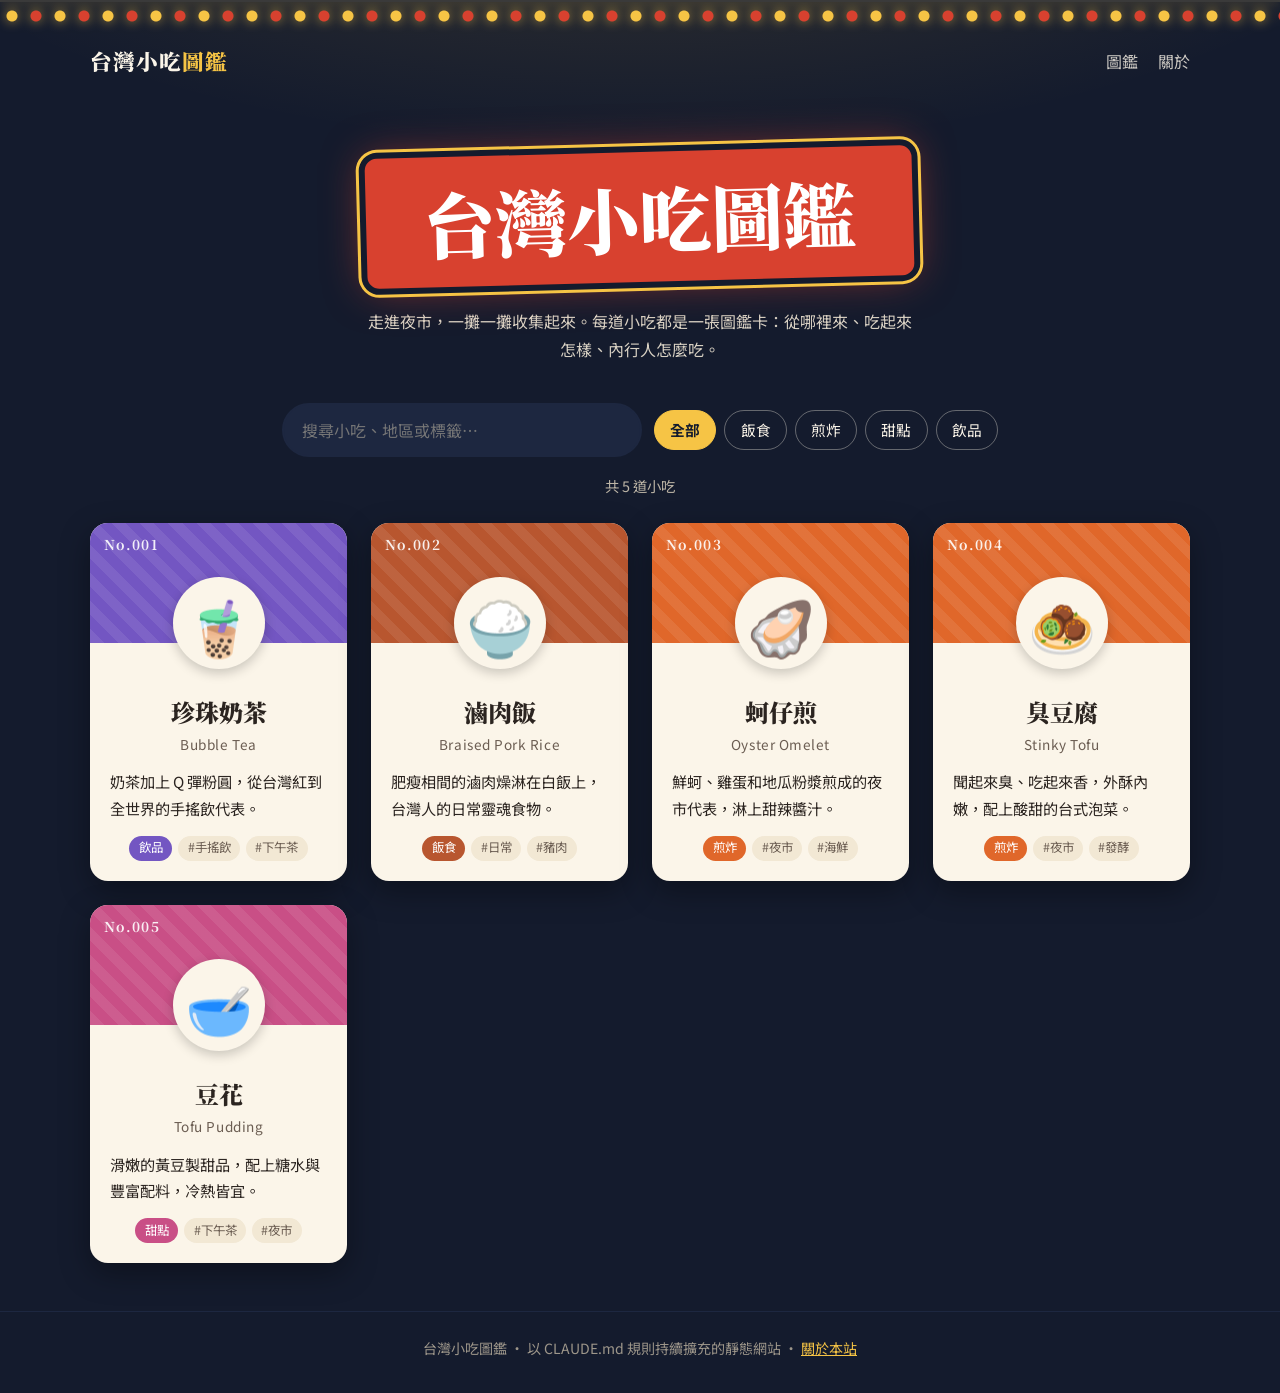
<file: index.html>
<!DOCTYPE html>
<html lang="zh-Hant-TW">
<head>
  <meta charset="UTF-8">
  <meta name="viewport" content="width=device-width, initial-scale=1">
  <title>台灣小吃圖鑑</title>
  <meta name="description" content="用圖鑑的方式認識台灣小吃：起源、口感、吃法與小知識。">
  <link rel="preconnect" href="https://fonts.googleapis.com">
  <link rel="preconnect" href="https://fonts.gstatic.com" crossorigin>
  <link href="https://fonts.googleapis.com/css2?family=Noto+Sans+TC:wght@400;700&family=Noto+Serif+TC:wght@700;900&display=swap" rel="stylesheet">
  <link rel="stylesheet" href="assets/style.css">
</head>
<body>
  <div class="lights" aria-hidden="true"></div>

  <header class="wrap site-nav">
    <a class="brand" href="index.html">台灣小吃<span>圖鑑</span></a>
    <nav>
      <ul>
        <li><a href="index.html">圖鑑</a></li>
        <li><a href="about.html">關於</a></li>
      </ul>
    </nav>
  </header>

  <main class="wrap">
    <div class="masthead">
      <h1 class="sign">台灣小吃圖鑑</h1>
      <p>走進夜市，一攤一攤收集起來。每道小吃都是一張圖鑑卡：從哪裡來、吃起來怎樣、內行人怎麼吃。</p>
    </div>

    <div class="toolbar">
      <input id="search" class="search" type="search" placeholder="搜尋小吃、地區或標籤…" aria-label="搜尋小吃">
      <div id="chips" class="chips" role="group" aria-label="分類篩選"></div>
    </div>
    <p id="count" class="count" aria-live="polite"></p>

    <div id="grid" class="grid"></div>
  </main>

  <footer class="site-footer">
    <div class="wrap">台灣小吃圖鑑 · 以 CLAUDE.md 規則持續擴充的靜態網站 · <a href="about.html">關於本站</a></div>
  </footer>

  <script src="assets/main.js"></script>
</body>
</html>
</file>
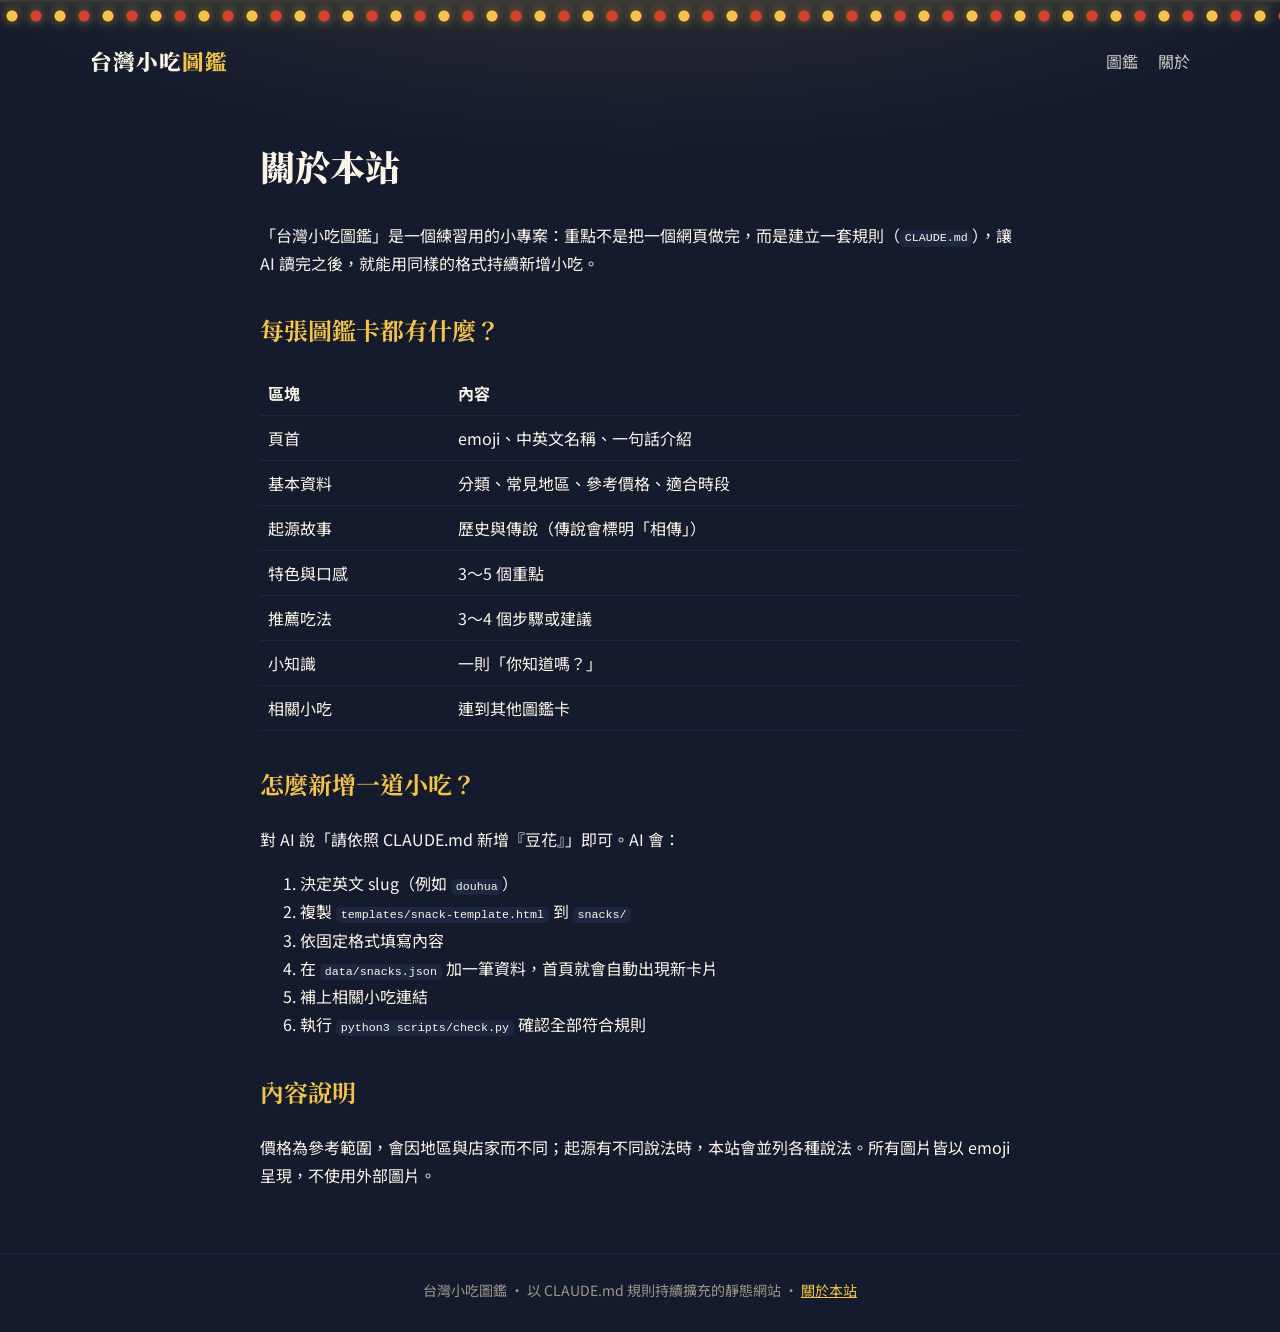
<file: about.html>
<!DOCTYPE html>
<html lang="zh-Hant-TW">
<head>
  <meta charset="UTF-8">
  <meta name="viewport" content="width=device-width, initial-scale=1">
  <title>關於本站｜台灣小吃圖鑑</title>
  <link rel="preconnect" href="https://fonts.googleapis.com">
  <link rel="preconnect" href="https://fonts.gstatic.com" crossorigin>
  <link href="https://fonts.googleapis.com/css2?family=Noto+Sans+TC:wght@400;700&family=Noto+Serif+TC:wght@700;900&display=swap" rel="stylesheet">
  <link rel="stylesheet" href="assets/style.css">
</head>
<body>
  <div class="lights" aria-hidden="true"></div>

  <header class="wrap site-nav">
    <a class="brand" href="index.html">台灣小吃<span>圖鑑</span></a>
    <nav>
      <ul>
        <li><a href="index.html">圖鑑</a></li>
        <li><a href="about.html">關於</a></li>
      </ul>
    </nav>
  </header>

  <main class="wrap prose">
    <h1>關於本站</h1>
    <p>「台灣小吃圖鑑」是一個練習用的小專案：重點不是把一個網頁做完，而是建立一套規則（<code>CLAUDE.md</code>），讓 AI 讀完之後，就能用同樣的格式持續新增小吃。</p>

    <h2>每張圖鑑卡都有什麼？</h2>
    <table>
      <thead><tr><th>區塊</th><th>內容</th></tr></thead>
      <tbody>
        <tr><td>頁首</td><td>emoji、中英文名稱、一句話介紹</td></tr>
        <tr><td>基本資料</td><td>分類、常見地區、參考價格、適合時段</td></tr>
        <tr><td>起源故事</td><td>歷史與傳說（傳說會標明「相傳」）</td></tr>
        <tr><td>特色與口感</td><td>3～5 個重點</td></tr>
        <tr><td>推薦吃法</td><td>3～4 個步驟或建議</td></tr>
        <tr><td>小知識</td><td>一則「你知道嗎？」</td></tr>
        <tr><td>相關小吃</td><td>連到其他圖鑑卡</td></tr>
      </tbody>
    </table>

    <h2>怎麼新增一道小吃？</h2>
    <p>對 AI 說「請依照 CLAUDE.md 新增『豆花』」即可。AI 會：</p>
    <ol>
      <li>決定英文 slug（例如 <code>douhua</code>）</li>
      <li>複製 <code>templates/snack-template.html</code> 到 <code>snacks/</code></li>
      <li>依固定格式填寫內容</li>
      <li>在 <code>data/snacks.json</code> 加一筆資料，首頁就會自動出現新卡片</li>
      <li>補上相關小吃連結</li>
      <li>執行 <code>python3 scripts/check.py</code> 確認全部符合規則</li>
    </ol>

    <h2>內容說明</h2>
    <p>價格為參考範圍，會因地區與店家而不同；起源有不同說法時，本站會並列各種說法。所有圖片皆以 emoji 呈現，不使用外部圖片。</p>
  </main>

  <footer class="site-footer">
    <div class="wrap">台灣小吃圖鑑 · 以 CLAUDE.md 規則持續擴充的靜態網站 · <a href="about.html">關於本站</a></div>
  </footer>
</body>
</html>
</file>
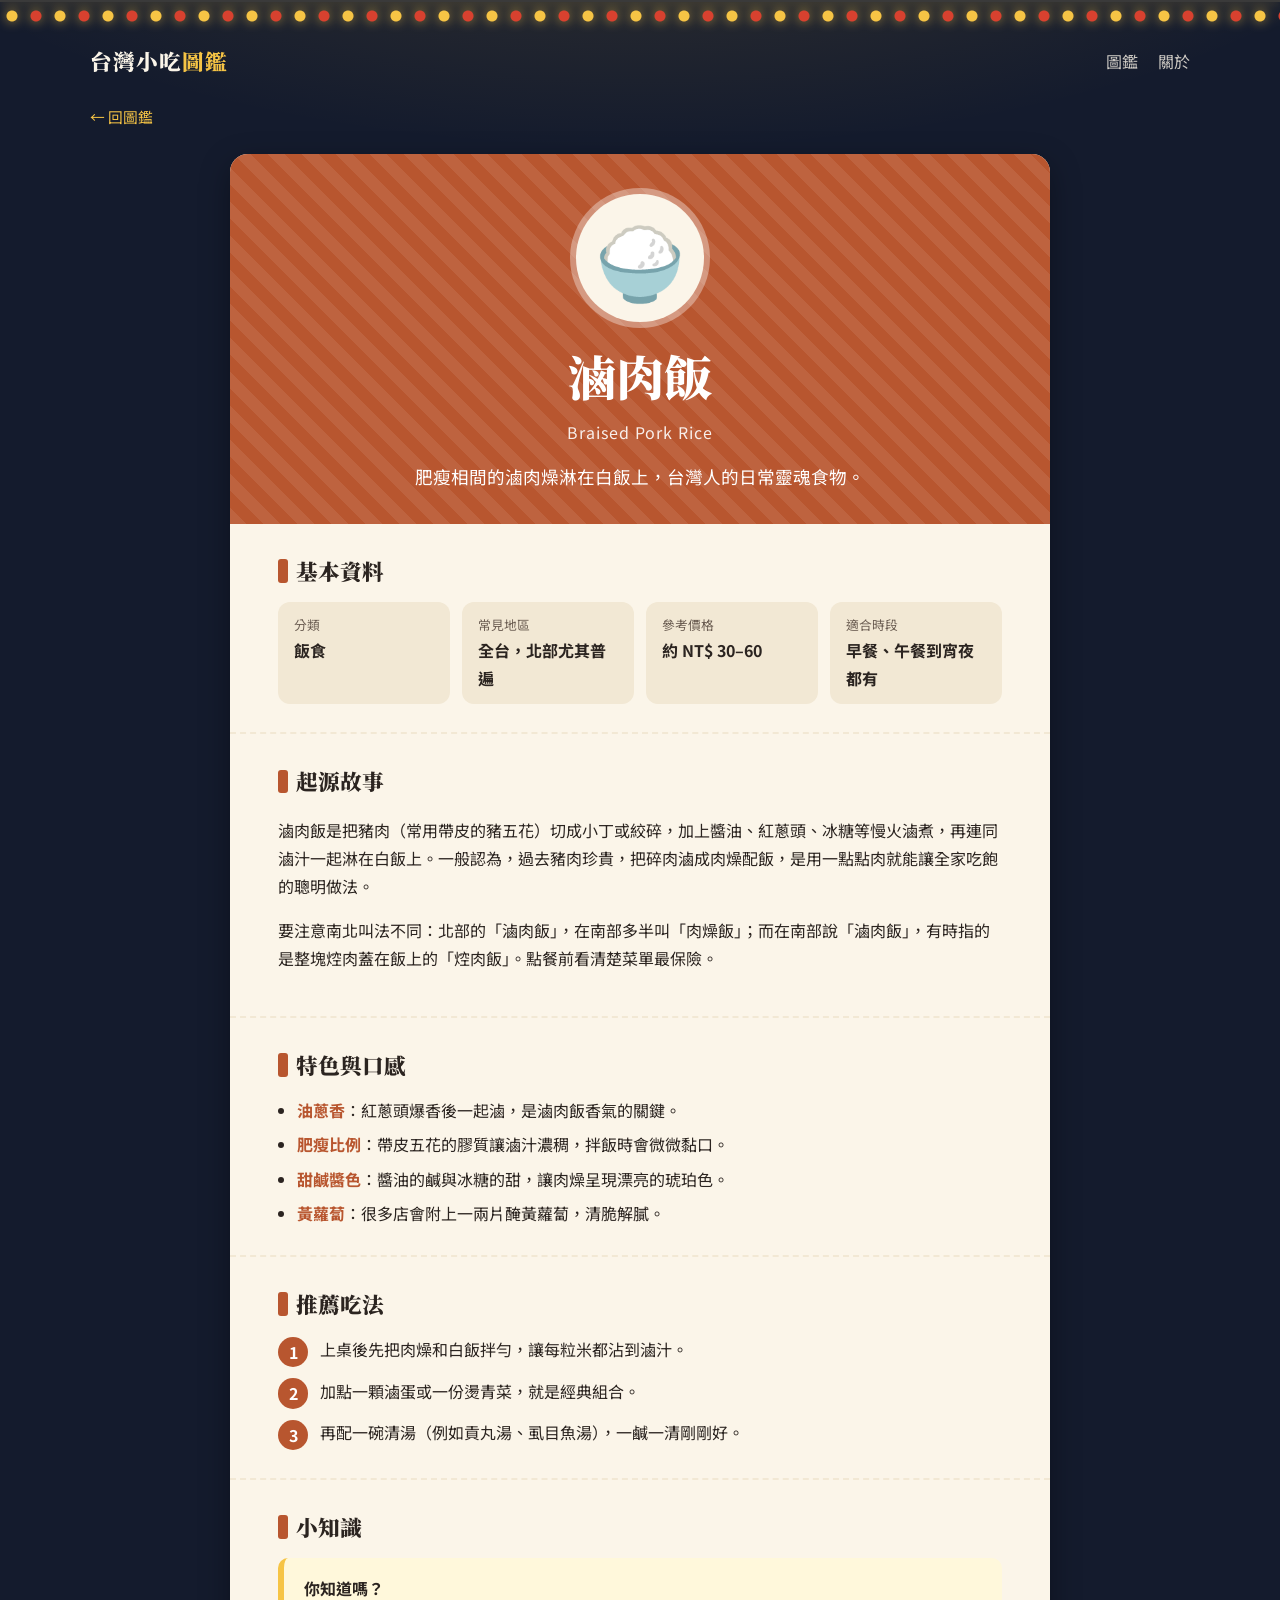
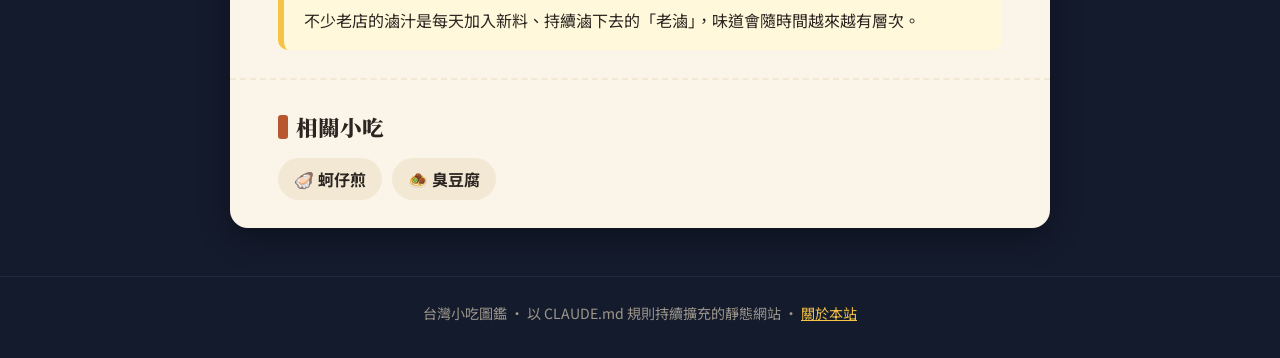
<file: assets/braised-pork-rice.html>
<!DOCTYPE html>
<html lang="zh-Hant-TW">
<head>
  <meta charset="UTF-8">
  <meta name="viewport" content="width=device-width, initial-scale=1">
  <!-- 格式：中文名｜台灣小吃圖鑑 -->
  <title>滷肉飯｜台灣小吃圖鑑</title>
  <meta name="description" content="肥瘦相間的滷肉燥淋在白飯上，台灣人的日常靈魂食物。">
  <link rel="preconnect" href="https://fonts.googleapis.com">
  <link rel="preconnect" href="https://fonts.gstatic.com" crossorigin>
  <link href="https://fonts.googleapis.com/css2?family=Noto+Sans+TC:wght@400;700&family=Noto+Serif+TC:wght@700;900&display=swap" rel="stylesheet">
  <link rel="stylesheet" href="../assets/style.css">
</head>
<!-- data-category 必須與 data/snacks.json 的 category 相同：rice / noodle / fried / soup / sweet / drink -->
<body data-category="rice">
  <div class="lights" aria-hidden="true"></div>

  <header class="wrap site-nav">
    <a class="brand" href="../index.html">台灣小吃<span>圖鑑</span></a>
    <nav>
      <ul>
        <li><a href="../index.html">圖鑑</a></li>
        <li><a href="../about.html">關於</a></li>
      </ul>
    </nav>
  </header>

  <main class="wrap snack-page">
    <p class="crumb"><a href="../index.html">← 回圖鑑</a></p>

    <article class="sheet">
      <!-- 1. 頁首：emoji、中文名、英文名、一句話介紹（30 字以內） -->
      <header id="hero">
        <div class="hero-emoji" aria-hidden="true">🍚</div>
        <h1>滷肉飯</h1>
        <p class="en">Braised Pork Rice</p>
        <p class="tagline">肥瘦相間的滷肉燥淋在白飯上，台灣人的日常靈魂食物。</p>
      </header>

      <!-- 2. 基本資料：固定四格 -->
      <section id="info">
        <h2>基本資料</h2>
        <dl>
          <div><dt>分類</dt><dd>飯食</dd></div>
          <div><dt>常見地區</dt><dd>全台，北部尤其普遍</dd></div>
          <div><dt>參考價格</dt><dd>約 NT$ 30–60</dd></div>
          <div><dt>適合時段</dt><dd>早餐、午餐到宵夜都有</dd></div>
        </dl>
      </section>

      <!-- 3. 起源故事：2～3 段，傳說要標明「相傳」 -->
      <section id="origin">
        <h2>起源故事</h2>
        <p>滷肉飯是把豬肉（常用帶皮的豬五花）切成小丁或絞碎，加上醬油、紅蔥頭、冰糖等慢火滷煮，再連同滷汁一起淋在白飯上。一般認為，過去豬肉珍貴，把碎肉滷成肉燥配飯，是用一點點肉就能讓全家吃飽的聰明做法。</p>
        <p>要注意南北叫法不同：北部的「滷肉飯」，在南部多半叫「肉燥飯」；而在南部說「滷肉飯」，有時指的是整塊焢肉蓋在飯上的「焢肉飯」。點餐前看清楚菜單最保險。</p>
      </section>

      <!-- 4. 特色與口感：3～5 條，每條以粗體關鍵字開頭 -->
      <section id="taste">
        <h2>特色與口感</h2>
        <ul>
          <li><strong>油蔥香</strong>：紅蔥頭爆香後一起滷，是滷肉飯香氣的關鍵。</li>
          <li><strong>肥瘦比例</strong>：帶皮五花的膠質讓滷汁濃稠，拌飯時會微微黏口。</li>
          <li><strong>甜鹹醬色</strong>：醬油的鹹與冰糖的甜，讓肉燥呈現漂亮的琥珀色。</li>
          <li><strong>黃蘿蔔</strong>：很多店會附上一兩片醃黃蘿蔔，清脆解膩。</li>
        </ul>
      </section>

      <!-- 5. 推薦吃法：3～4 個步驟或建議 -->
      <section id="howto">
        <h2>推薦吃法</h2>
        <ol>
          <li>上桌後先把肉燥和白飯拌勻，讓每粒米都沾到滷汁。</li>
          <li>加點一顆滷蛋或一份燙青菜，就是經典組合。</li>
          <li>再配一碗清湯（例如貢丸湯、虱目魚湯），一鹹一清剛剛好。</li>
        </ol>
      </section>

      <!-- 6. 小知識：一則 -->
      <section id="trivia">
        <h2>小知識</h2>
        <p class="tip"><strong>你知道嗎？</strong>不少老店的滷汁是每天加入新料、持續滷下去的「老滷」，味道會隨時間越來越有層次。</p>
      </section>

      <!-- 7. 相關小吃：1～3 個，連到 snacks/ 裡已存在的頁面 -->
      <section id="related">
        <h2>相關小吃</h2>
        <ul>
          <li><a href="oyster-omelet.html">🦪 蚵仔煎</a></li>
          <li><a href="stinky-tofu.html">🧆 臭豆腐</a></li>
        </ul>
      </section>
    </article>
  </main>

  <footer class="site-footer">
    <div class="wrap">台灣小吃圖鑑 · 以 CLAUDE.md 規則持續擴充的靜態網站 · <a href="../about.html">關於本站</a></div>
  </footer>
</body>
</html>
</file>
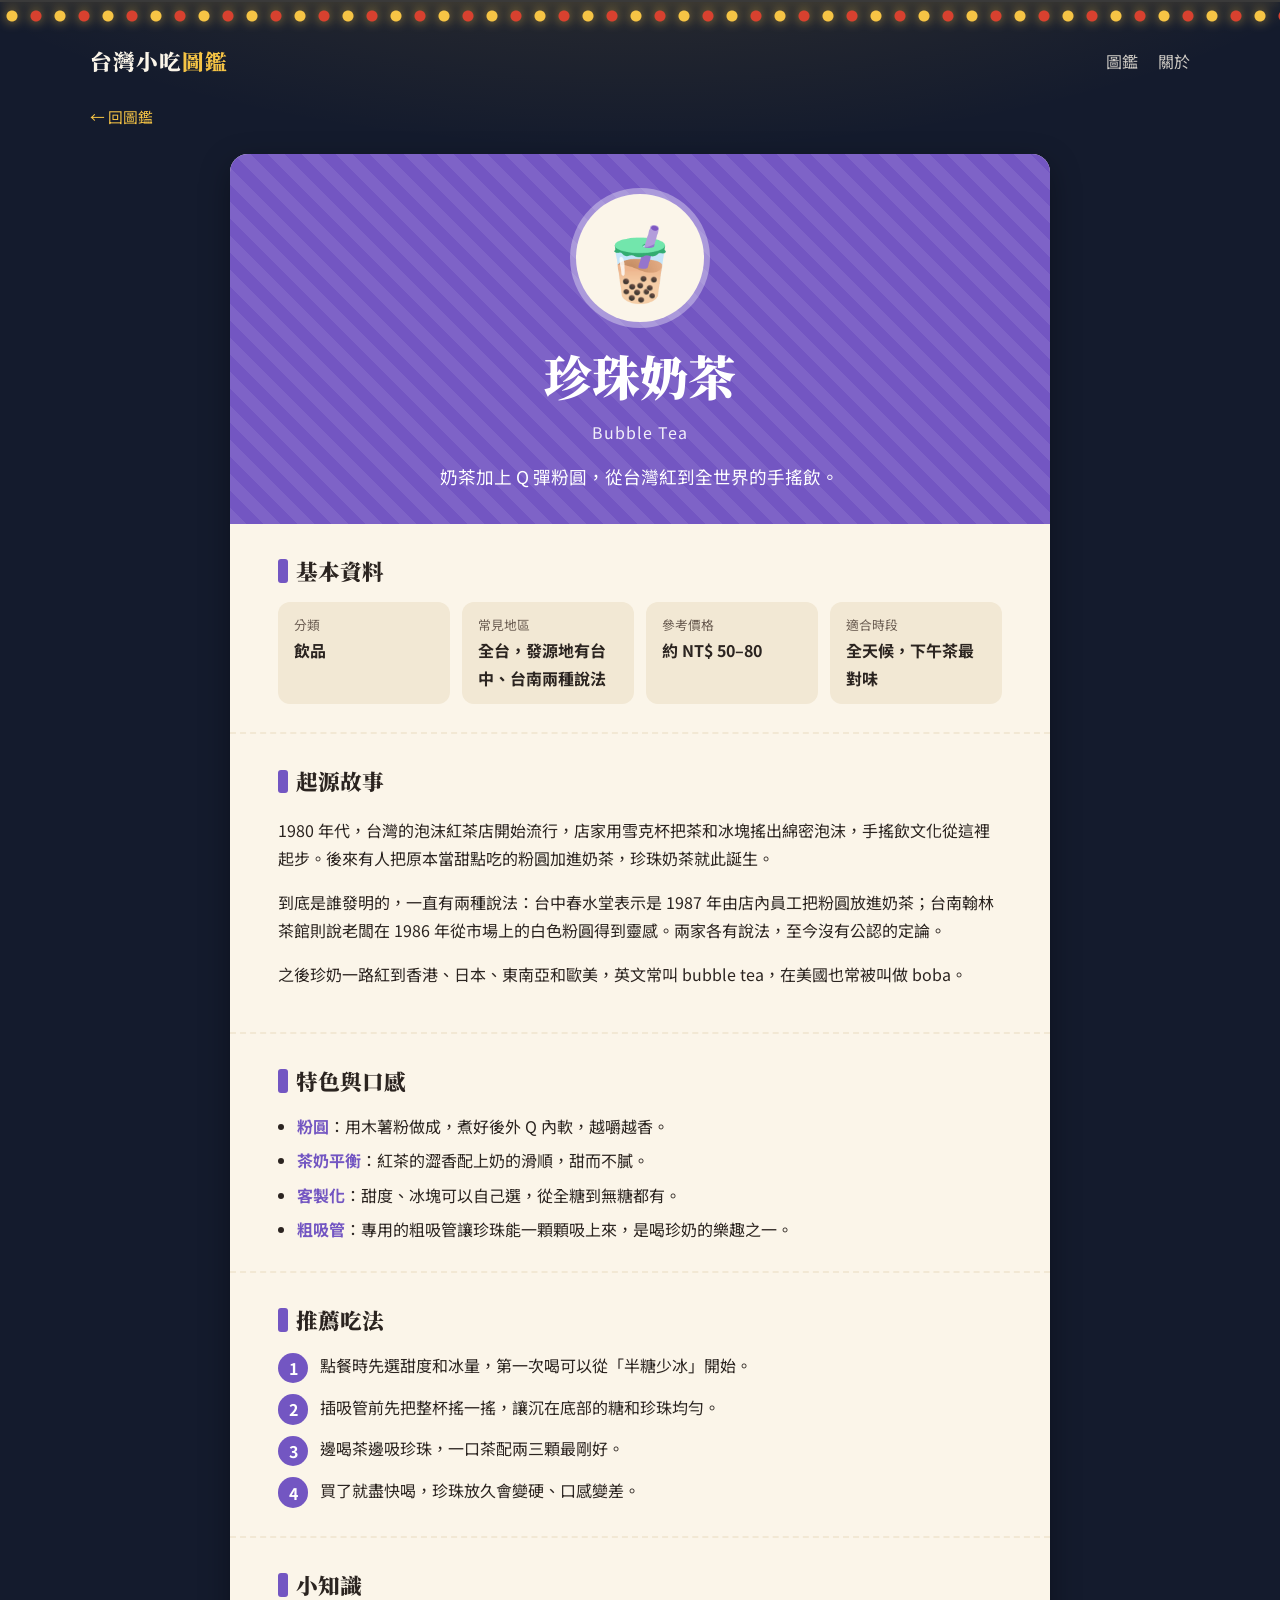
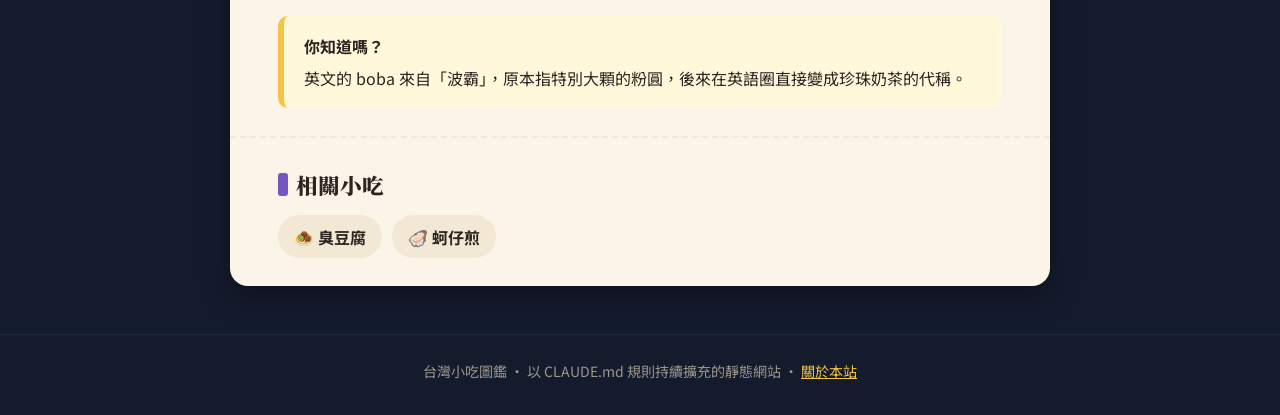
<file: assets/bubble-tea.html>
<!DOCTYPE html>
<html lang="zh-Hant-TW">
<head>
  <meta charset="UTF-8">
  <meta name="viewport" content="width=device-width, initial-scale=1">
  <!-- 格式：中文名｜台灣小吃圖鑑 -->
  <title>珍珠奶茶｜台灣小吃圖鑑</title>
  <meta name="description" content="奶茶加上 Q 彈粉圓，從台灣紅到全世界的手搖飲。">
  <link rel="preconnect" href="https://fonts.googleapis.com">
  <link rel="preconnect" href="https://fonts.gstatic.com" crossorigin>
  <link href="https://fonts.googleapis.com/css2?family=Noto+Sans+TC:wght@400;700&family=Noto+Serif+TC:wght@700;900&display=swap" rel="stylesheet">
  <link rel="stylesheet" href="../assets/style.css">
</head>
<!-- data-category 必須與 data/snacks.json 的 category 相同：rice / noodle / fried / soup / sweet / drink -->
<body data-category="drink">
  <div class="lights" aria-hidden="true"></div>

  <header class="wrap site-nav">
    <a class="brand" href="../index.html">台灣小吃<span>圖鑑</span></a>
    <nav>
      <ul>
        <li><a href="../index.html">圖鑑</a></li>
        <li><a href="../about.html">關於</a></li>
      </ul>
    </nav>
  </header>

  <main class="wrap snack-page">
    <p class="crumb"><a href="../index.html">← 回圖鑑</a></p>

    <article class="sheet">
      <!-- 1. 頁首：emoji、中文名、英文名、一句話介紹（30 字以內） -->
      <header id="hero">
        <div class="hero-emoji" aria-hidden="true">🧋</div>
        <h1>珍珠奶茶</h1>
        <p class="en">Bubble Tea</p>
        <p class="tagline">奶茶加上 Q 彈粉圓，從台灣紅到全世界的手搖飲。</p>
      </header>

      <!-- 2. 基本資料：固定四格 -->
      <section id="info">
        <h2>基本資料</h2>
        <dl>
          <div><dt>分類</dt><dd>飲品</dd></div>
          <div><dt>常見地區</dt><dd>全台，發源地有台中、台南兩種說法</dd></div>
          <div><dt>參考價格</dt><dd>約 NT$ 50–80</dd></div>
          <div><dt>適合時段</dt><dd>全天候，下午茶最對味</dd></div>
        </dl>
      </section>

      <!-- 3. 起源故事：2～3 段，傳說要標明「相傳」 -->
      <section id="origin">
        <h2>起源故事</h2>
        <p>1980 年代，台灣的泡沫紅茶店開始流行，店家用雪克杯把茶和冰塊搖出綿密泡沫，手搖飲文化從這裡起步。後來有人把原本當甜點吃的粉圓加進奶茶，珍珠奶茶就此誕生。</p>
        <p>到底是誰發明的，一直有兩種說法：台中春水堂表示是 1987 年由店內員工把粉圓放進奶茶；台南翰林茶館則說老闆在 1986 年從市場上的白色粉圓得到靈感。兩家各有說法，至今沒有公認的定論。</p>
        <p>之後珍奶一路紅到香港、日本、東南亞和歐美，英文常叫 bubble tea，在美國也常被叫做 boba。</p>
      </section>

      <!-- 4. 特色與口感：3～5 條，每條以粗體關鍵字開頭 -->
      <section id="taste">
        <h2>特色與口感</h2>
        <ul>
          <li><strong>粉圓</strong>：用木薯粉做成，煮好後外 Q 內軟，越嚼越香。</li>
          <li><strong>茶奶平衡</strong>：紅茶的澀香配上奶的滑順，甜而不膩。</li>
          <li><strong>客製化</strong>：甜度、冰塊可以自己選，從全糖到無糖都有。</li>
          <li><strong>粗吸管</strong>：專用的粗吸管讓珍珠能一顆顆吸上來，是喝珍奶的樂趣之一。</li>
        </ul>
      </section>

      <!-- 5. 推薦吃法：3～4 個步驟或建議 -->
      <section id="howto">
        <h2>推薦吃法</h2>
        <ol>
          <li>點餐時先選甜度和冰量，第一次喝可以從「半糖少冰」開始。</li>
          <li>插吸管前先把整杯搖一搖，讓沉在底部的糖和珍珠均勻。</li>
          <li>邊喝茶邊吸珍珠，一口茶配兩三顆最剛好。</li>
          <li>買了就盡快喝，珍珠放久會變硬、口感變差。</li>
        </ol>
      </section>

      <!-- 6. 小知識：一則 -->
      <section id="trivia">
        <h2>小知識</h2>
        <p class="tip"><strong>你知道嗎？</strong>英文的 boba 來自「波霸」，原本指特別大顆的粉圓，後來在英語圈直接變成珍珠奶茶的代稱。</p>
      </section>

      <!-- 7. 相關小吃：1～3 個，連到 snacks/ 裡已存在的頁面 -->
      <section id="related">
        <h2>相關小吃</h2>
        <ul>
          <li><a href="stinky-tofu.html">🧆 臭豆腐</a></li>
          <li><a href="oyster-omelet.html">🦪 蚵仔煎</a></li>
        </ul>
      </section>
    </article>
  </main>

  <footer class="site-footer">
    <div class="wrap">台灣小吃圖鑑 · 以 CLAUDE.md 規則持續擴充的靜態網站 · <a href="../about.html">關於本站</a></div>
  </footer>
</body>
</html>
</file>
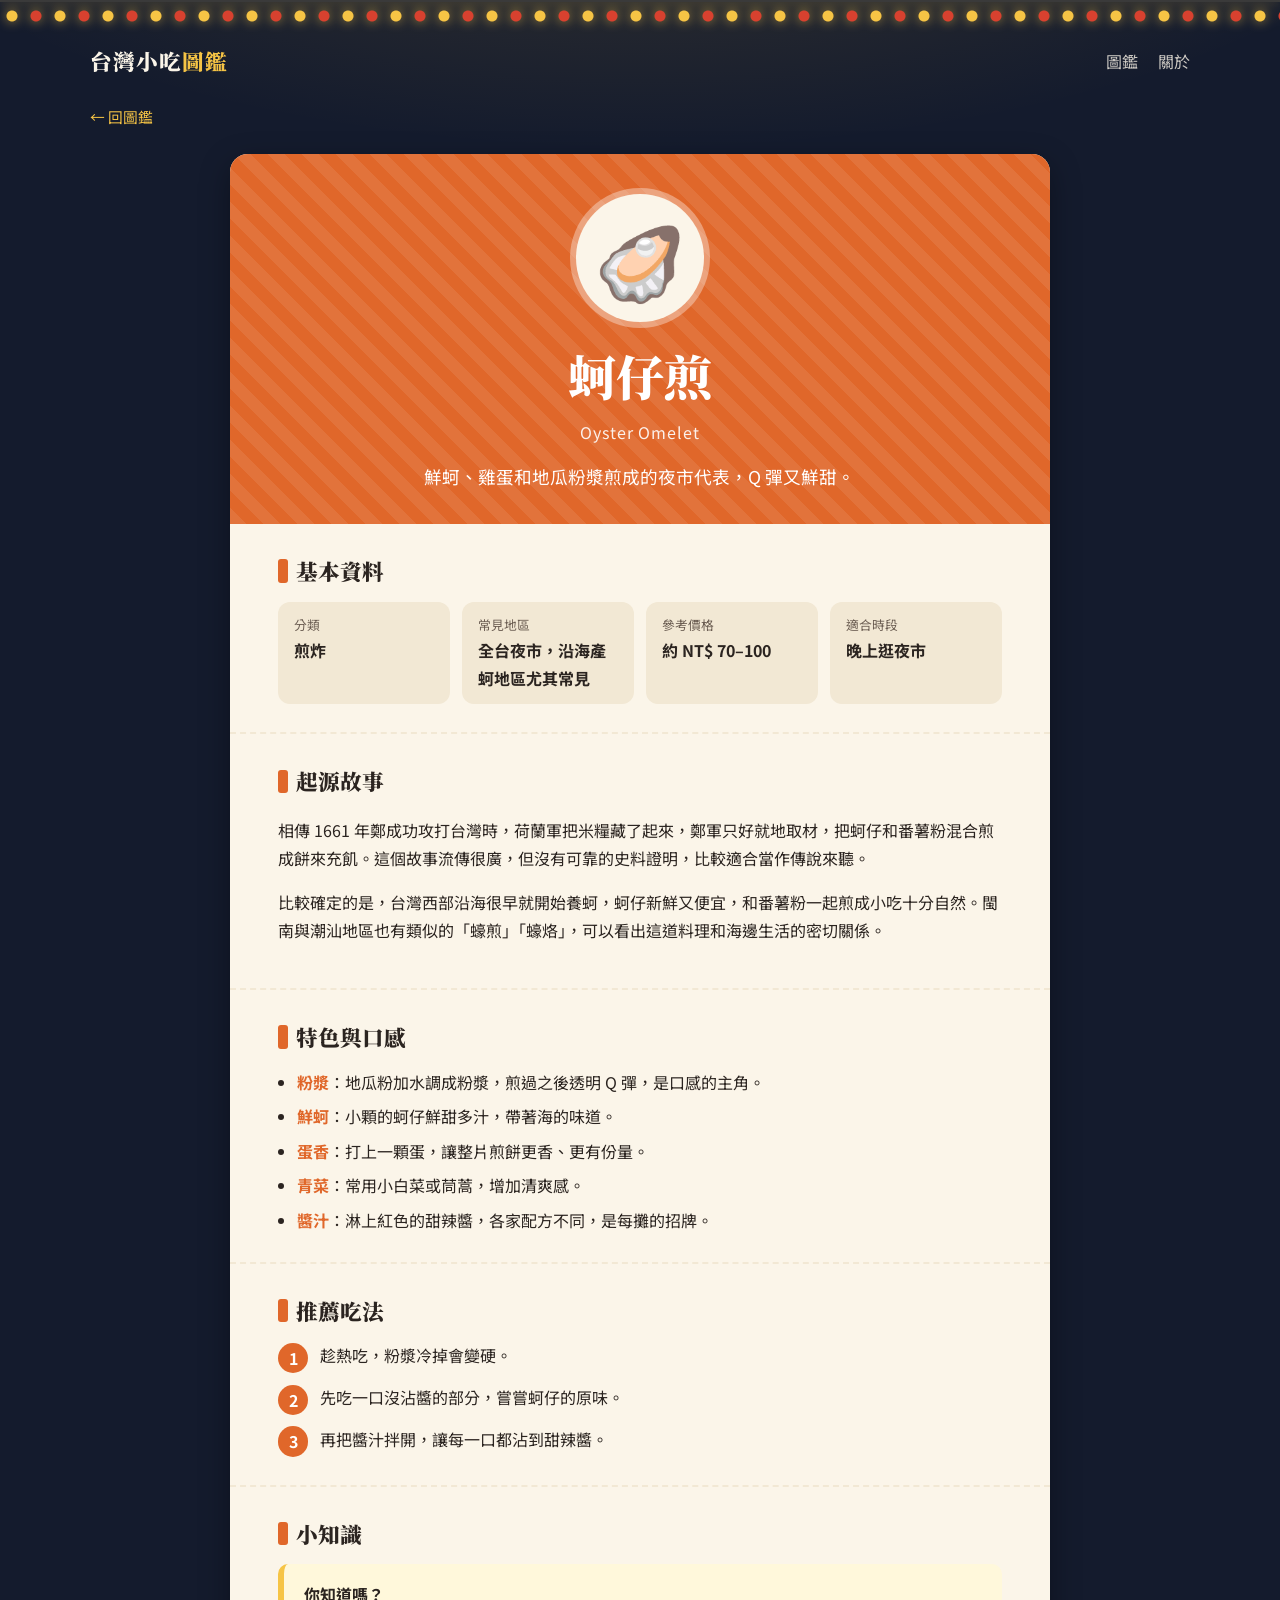
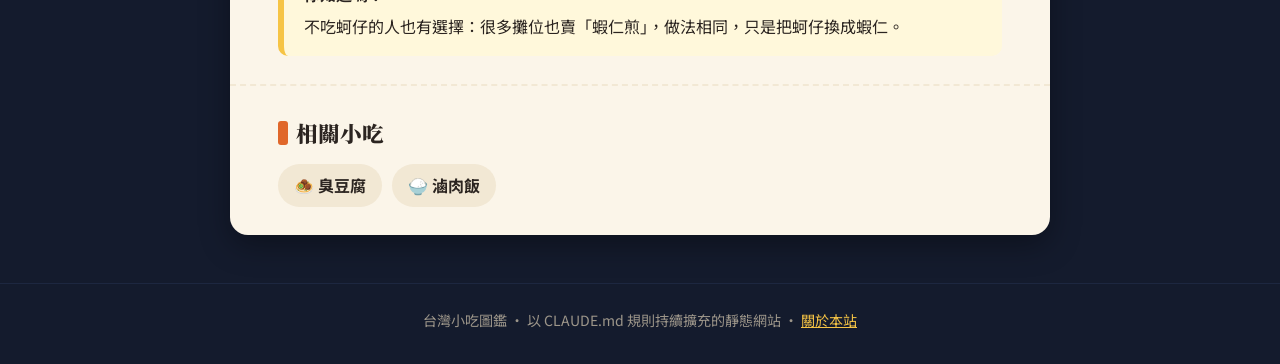
<file: assets/oyster-omelet.html>
<!DOCTYPE html>
<html lang="zh-Hant-TW">
<head>
  <meta charset="UTF-8">
  <meta name="viewport" content="width=device-width, initial-scale=1">
  <!-- 格式：中文名｜台灣小吃圖鑑 -->
  <title>蚵仔煎｜台灣小吃圖鑑</title>
  <meta name="description" content="鮮蚵、雞蛋和地瓜粉漿煎成的夜市代表，Q 彈又鮮甜。">
  <link rel="preconnect" href="https://fonts.googleapis.com">
  <link rel="preconnect" href="https://fonts.gstatic.com" crossorigin>
  <link href="https://fonts.googleapis.com/css2?family=Noto+Sans+TC:wght@400;700&family=Noto+Serif+TC:wght@700;900&display=swap" rel="stylesheet">
  <link rel="stylesheet" href="../assets/style.css">
</head>
<!-- data-category 必須與 data/snacks.json 的 category 相同：rice / noodle / fried / soup / sweet / drink -->
<body data-category="fried">
  <div class="lights" aria-hidden="true"></div>

  <header class="wrap site-nav">
    <a class="brand" href="../index.html">台灣小吃<span>圖鑑</span></a>
    <nav>
      <ul>
        <li><a href="../index.html">圖鑑</a></li>
        <li><a href="../about.html">關於</a></li>
      </ul>
    </nav>
  </header>

  <main class="wrap snack-page">
    <p class="crumb"><a href="../index.html">← 回圖鑑</a></p>

    <article class="sheet">
      <!-- 1. 頁首：emoji、中文名、英文名、一句話介紹（30 字以內） -->
      <header id="hero">
        <div class="hero-emoji" aria-hidden="true">🦪</div>
        <h1>蚵仔煎</h1>
        <p class="en">Oyster Omelet</p>
        <p class="tagline">鮮蚵、雞蛋和地瓜粉漿煎成的夜市代表，Q 彈又鮮甜。</p>
      </header>

      <!-- 2. 基本資料：固定四格 -->
      <section id="info">
        <h2>基本資料</h2>
        <dl>
          <div><dt>分類</dt><dd>煎炸</dd></div>
          <div><dt>常見地區</dt><dd>全台夜市，沿海產蚵地區尤其常見</dd></div>
          <div><dt>參考價格</dt><dd>約 NT$ 70–100</dd></div>
          <div><dt>適合時段</dt><dd>晚上逛夜市</dd></div>
        </dl>
      </section>

      <!-- 3. 起源故事：2～3 段，傳說要標明「相傳」 -->
      <section id="origin">
        <h2>起源故事</h2>
        <p>相傳 1661 年鄭成功攻打台灣時，荷蘭軍把米糧藏了起來，鄭軍只好就地取材，把蚵仔和番薯粉混合煎成餅來充飢。這個故事流傳很廣，但沒有可靠的史料證明，比較適合當作傳說來聽。</p>
        <p>比較確定的是，台灣西部沿海很早就開始養蚵，蚵仔新鮮又便宜，和番薯粉一起煎成小吃十分自然。閩南與潮汕地區也有類似的「蠔煎」「蠔烙」，可以看出這道料理和海邊生活的密切關係。</p>
      </section>

      <!-- 4. 特色與口感：3～5 條，每條以粗體關鍵字開頭 -->
      <section id="taste">
        <h2>特色與口感</h2>
        <ul>
          <li><strong>粉漿</strong>：地瓜粉加水調成粉漿，煎過之後透明 Q 彈，是口感的主角。</li>
          <li><strong>鮮蚵</strong>：小顆的蚵仔鮮甜多汁，帶著海的味道。</li>
          <li><strong>蛋香</strong>：打上一顆蛋，讓整片煎餅更香、更有份量。</li>
          <li><strong>青菜</strong>：常用小白菜或茼蒿，增加清爽感。</li>
          <li><strong>醬汁</strong>：淋上紅色的甜辣醬，各家配方不同，是每攤的招牌。</li>
        </ul>
      </section>

      <!-- 5. 推薦吃法：3～4 個步驟或建議 -->
      <section id="howto">
        <h2>推薦吃法</h2>
        <ol>
          <li>趁熱吃，粉漿冷掉會變硬。</li>
          <li>先吃一口沒沾醬的部分，嘗嘗蚵仔的原味。</li>
          <li>再把醬汁拌開，讓每一口都沾到甜辣醬。</li>
        </ol>
      </section>

      <!-- 6. 小知識：一則 -->
      <section id="trivia">
        <h2>小知識</h2>
        <p class="tip"><strong>你知道嗎？</strong>不吃蚵仔的人也有選擇：很多攤位也賣「蝦仁煎」，做法相同，只是把蚵仔換成蝦仁。</p>
      </section>

      <!-- 7. 相關小吃：1～3 個，連到 snacks/ 裡已存在的頁面 -->
      <section id="related">
        <h2>相關小吃</h2>
        <ul>
          <li><a href="stinky-tofu.html">🧆 臭豆腐</a></li>
          <li><a href="braised-pork-rice.html">🍚 滷肉飯</a></li>
        </ul>
      </section>
    </article>
  </main>

  <footer class="site-footer">
    <div class="wrap">台灣小吃圖鑑 · 以 CLAUDE.md 規則持續擴充的靜態網站 · <a href="../about.html">關於本站</a></div>
  </footer>
</body>
</html>
</file>
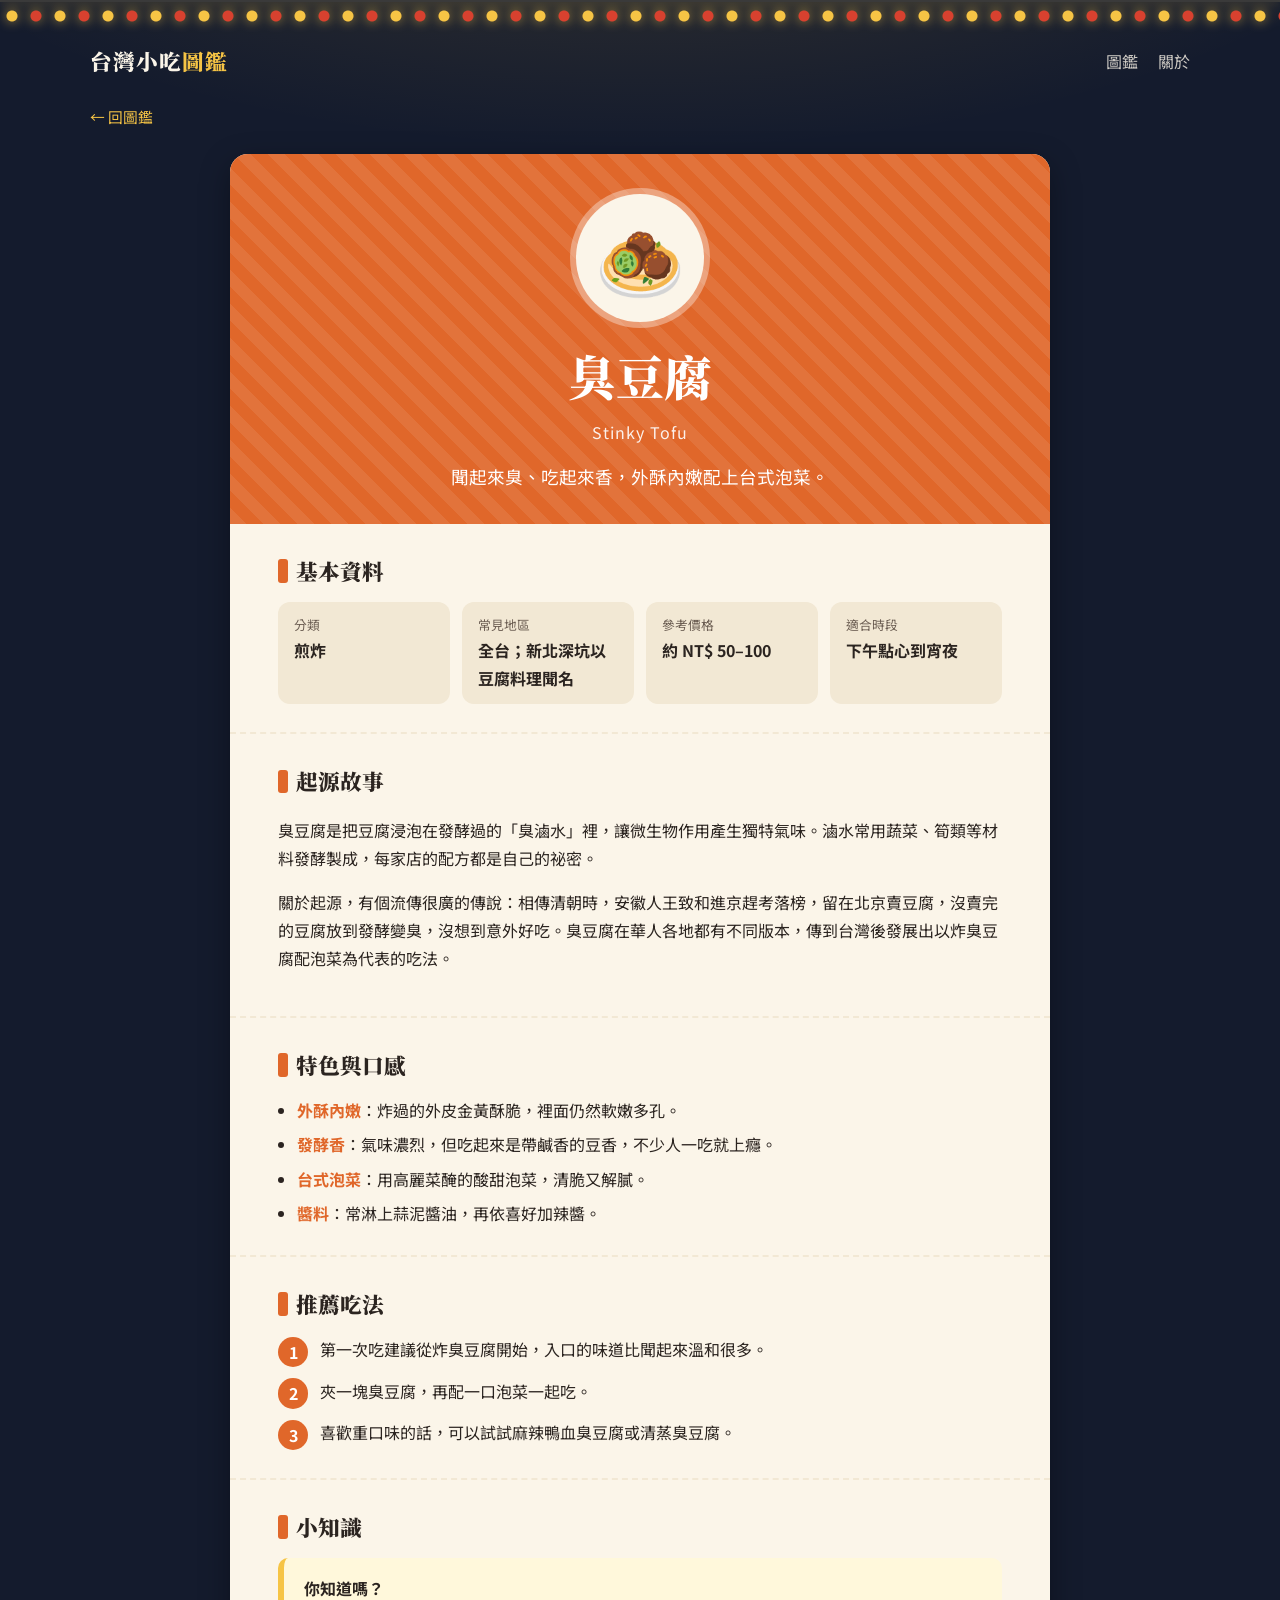
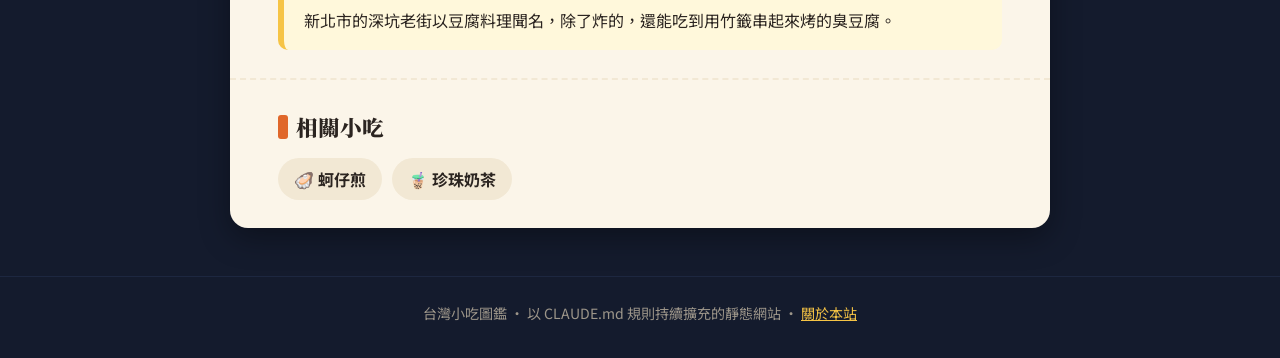
<file: assets/stinky-tofu.html>
<!DOCTYPE html>
<html lang="zh-Hant-TW">
<head>
  <meta charset="UTF-8">
  <meta name="viewport" content="width=device-width, initial-scale=1">
  <!-- 格式：中文名｜台灣小吃圖鑑 -->
  <title>臭豆腐｜台灣小吃圖鑑</title>
  <meta name="description" content="聞起來臭、吃起來香，外酥內嫩配上台式泡菜。">
  <link rel="preconnect" href="https://fonts.googleapis.com">
  <link rel="preconnect" href="https://fonts.gstatic.com" crossorigin>
  <link href="https://fonts.googleapis.com/css2?family=Noto+Sans+TC:wght@400;700&family=Noto+Serif+TC:wght@700;900&display=swap" rel="stylesheet">
  <link rel="stylesheet" href="../assets/style.css">
</head>
<!-- data-category 必須與 data/snacks.json 的 category 相同：rice / noodle / fried / soup / sweet / drink -->
<body data-category="fried">
  <div class="lights" aria-hidden="true"></div>

  <header class="wrap site-nav">
    <a class="brand" href="../index.html">台灣小吃<span>圖鑑</span></a>
    <nav>
      <ul>
        <li><a href="../index.html">圖鑑</a></li>
        <li><a href="../about.html">關於</a></li>
      </ul>
    </nav>
  </header>

  <main class="wrap snack-page">
    <p class="crumb"><a href="../index.html">← 回圖鑑</a></p>

    <article class="sheet">
      <!-- 1. 頁首：emoji、中文名、英文名、一句話介紹（30 字以內） -->
      <header id="hero">
        <div class="hero-emoji" aria-hidden="true">🧆</div>
        <h1>臭豆腐</h1>
        <p class="en">Stinky Tofu</p>
        <p class="tagline">聞起來臭、吃起來香，外酥內嫩配上台式泡菜。</p>
      </header>

      <!-- 2. 基本資料：固定四格 -->
      <section id="info">
        <h2>基本資料</h2>
        <dl>
          <div><dt>分類</dt><dd>煎炸</dd></div>
          <div><dt>常見地區</dt><dd>全台；新北深坑以豆腐料理聞名</dd></div>
          <div><dt>參考價格</dt><dd>約 NT$ 50–100</dd></div>
          <div><dt>適合時段</dt><dd>下午點心到宵夜</dd></div>
        </dl>
      </section>

      <!-- 3. 起源故事：2～3 段，傳說要標明「相傳」 -->
      <section id="origin">
        <h2>起源故事</h2>
        <p>臭豆腐是把豆腐浸泡在發酵過的「臭滷水」裡，讓微生物作用產生獨特氣味。滷水常用蔬菜、筍類等材料發酵製成，每家店的配方都是自己的祕密。</p>
        <p>關於起源，有個流傳很廣的傳說：相傳清朝時，安徽人王致和進京趕考落榜，留在北京賣豆腐，沒賣完的豆腐放到發酵變臭，沒想到意外好吃。臭豆腐在華人各地都有不同版本，傳到台灣後發展出以炸臭豆腐配泡菜為代表的吃法。</p>
      </section>

      <!-- 4. 特色與口感：3～5 條，每條以粗體關鍵字開頭 -->
      <section id="taste">
        <h2>特色與口感</h2>
        <ul>
          <li><strong>外酥內嫩</strong>：炸過的外皮金黃酥脆，裡面仍然軟嫩多孔。</li>
          <li><strong>發酵香</strong>：氣味濃烈，但吃起來是帶鹹香的豆香，不少人一吃就上癮。</li>
          <li><strong>台式泡菜</strong>：用高麗菜醃的酸甜泡菜，清脆又解膩。</li>
          <li><strong>醬料</strong>：常淋上蒜泥醬油，再依喜好加辣醬。</li>
        </ul>
      </section>

      <!-- 5. 推薦吃法：3～4 個步驟或建議 -->
      <section id="howto">
        <h2>推薦吃法</h2>
        <ol>
          <li>第一次吃建議從炸臭豆腐開始，入口的味道比聞起來溫和很多。</li>
          <li>夾一塊臭豆腐，再配一口泡菜一起吃。</li>
          <li>喜歡重口味的話，可以試試麻辣鴨血臭豆腐或清蒸臭豆腐。</li>
        </ol>
      </section>

      <!-- 6. 小知識：一則 -->
      <section id="trivia">
        <h2>小知識</h2>
        <p class="tip"><strong>你知道嗎？</strong>新北市的深坑老街以豆腐料理聞名，除了炸的，還能吃到用竹籤串起來烤的臭豆腐。</p>
      </section>

      <!-- 7. 相關小吃：1～3 個，連到 snacks/ 裡已存在的頁面 -->
      <section id="related">
        <h2>相關小吃</h2>
        <ul>
          <li><a href="oyster-omelet.html">🦪 蚵仔煎</a></li>
          <li><a href="bubble-tea.html">🧋 珍珠奶茶</a></li>
        </ul>
      </section>
    </article>
  </main>

  <footer class="site-footer">
    <div class="wrap">台灣小吃圖鑑 · 以 CLAUDE.md 規則持續擴充的靜態網站 · <a href="../about.html">關於本站</a></div>
  </footer>
</body>
</html>
</file>
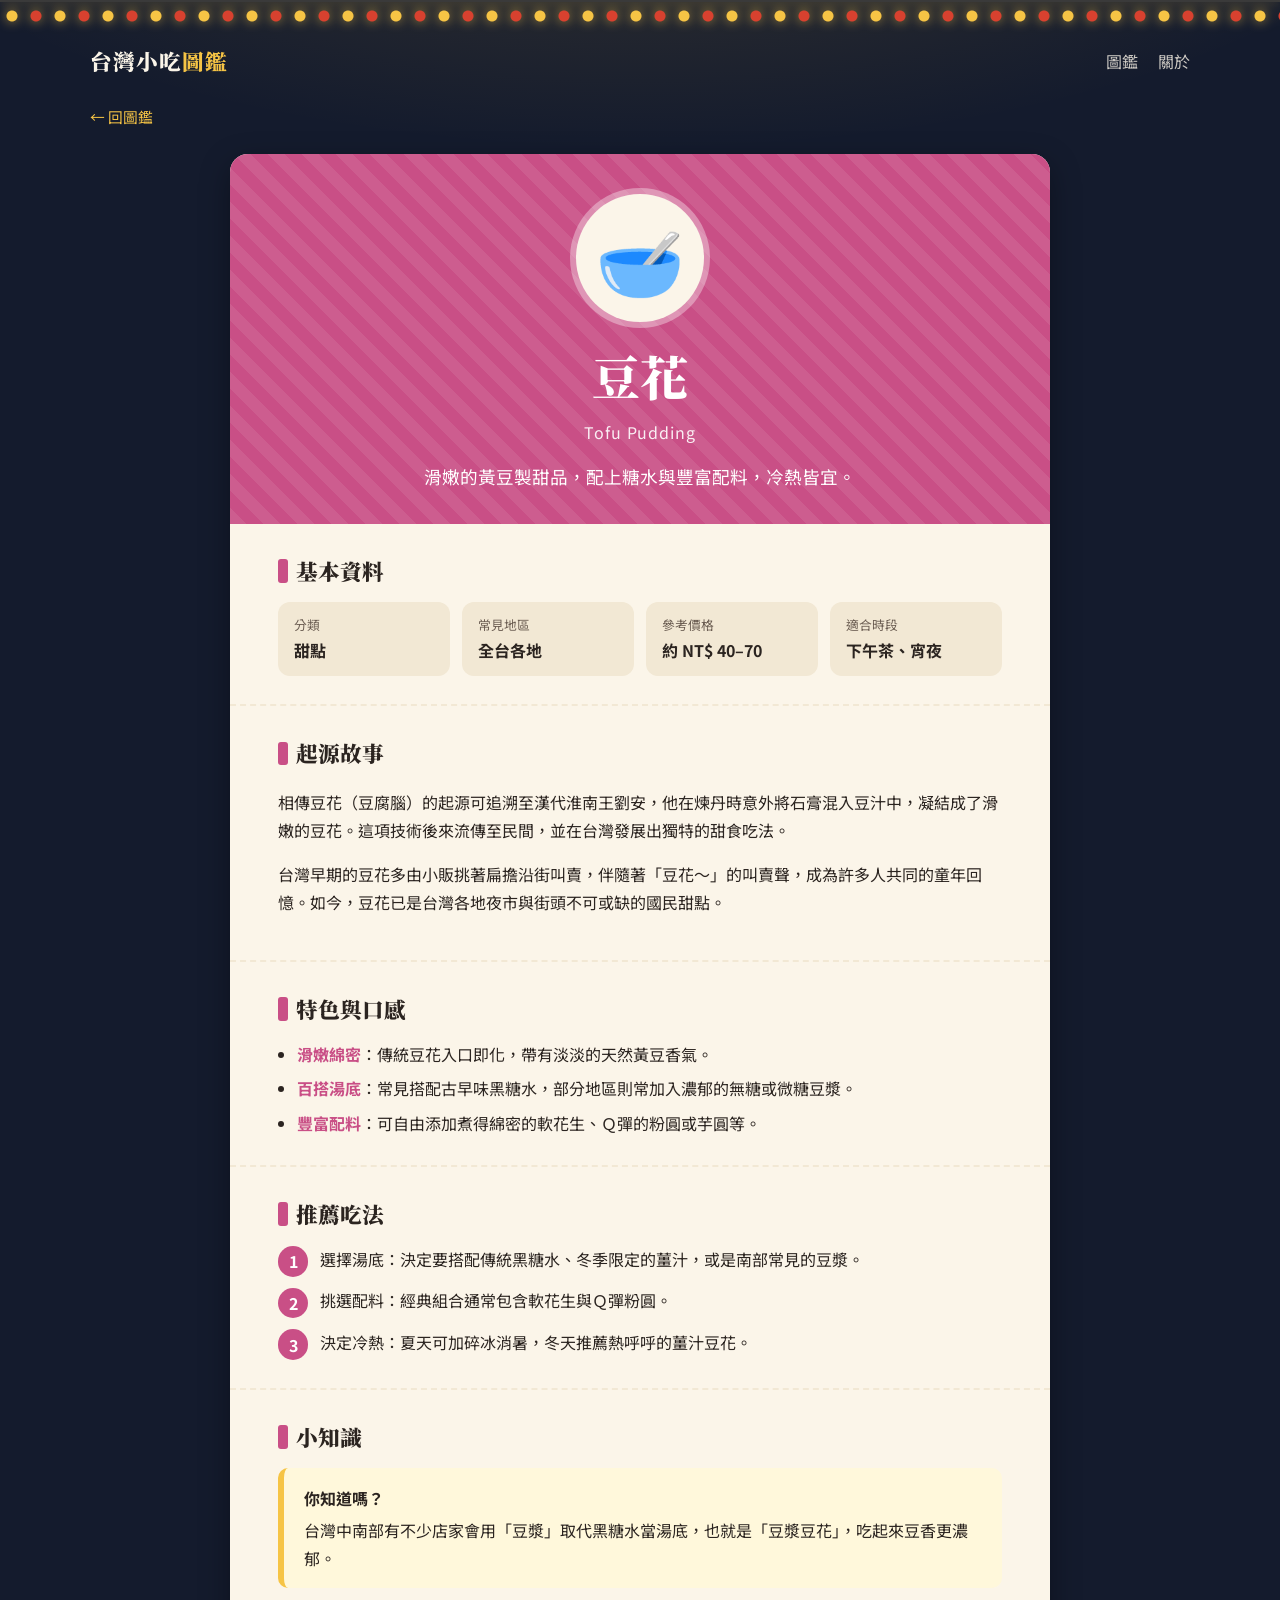
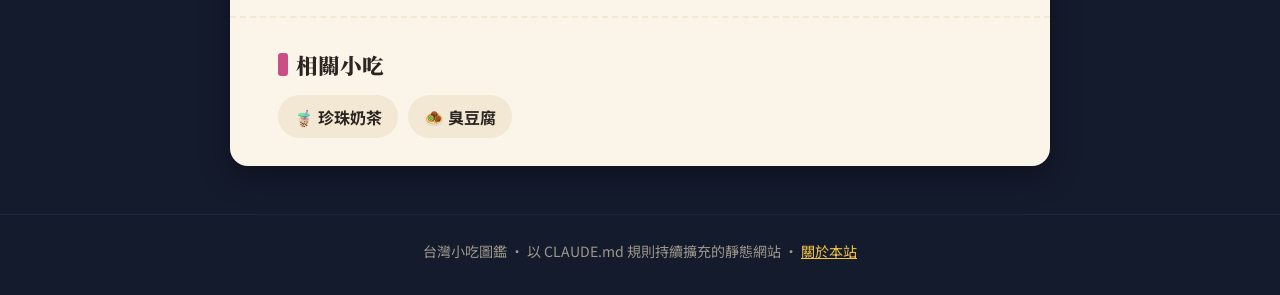
<file: snacks/tofu-pudding.html>
<!DOCTYPE html>
<html lang="zh-Hant-TW">
<head>
  <meta charset="UTF-8">
  <meta name="viewport" content="width=device-width, initial-scale=1">
  <!-- 格式：中文名｜台灣小吃圖鑑 -->
  <title>豆花｜台灣小吃圖鑑</title>
  <meta name="description" content="滑嫩的黃豆製甜品，配上糖水與豐富配料，冷熱皆宜。">
  <link rel="preconnect" href="https://fonts.googleapis.com">
  <link rel="preconnect" href="https://fonts.gstatic.com" crossorigin>
  <link href="https://fonts.googleapis.com/css2?family=Noto+Sans+TC:wght@400;700&family=Noto+Serif+TC:wght@700;900&display=swap" rel="stylesheet">
  <link rel="stylesheet" href="../assets/style.css">
</head>
<!-- data-category 必須與 data/snacks.json 的 category 相同：rice / noodle / fried / soup / sweet / drink -->
<body data-category="sweet">
  <div class="lights" aria-hidden="true"></div>

  <header class="wrap site-nav">
    <a class="brand" href="../index.html">台灣小吃<span>圖鑑</span></a>
    <nav>
      <ul>
        <li><a href="../index.html">圖鑑</a></li>
        <li><a href="../about.html">關於</a></li>
      </ul>
    </nav>
  </header>

  <main class="wrap snack-page">
    <p class="crumb"><a href="../index.html">← 回圖鑑</a></p>

    <article class="sheet">
      <!-- 1. 頁首：emoji、中文名、英文名、一句話介紹（30 字以內） -->
      <header id="hero">
        <div class="hero-emoji" aria-hidden="true">🥣</div>
        <h1>豆花</h1>
        <p class="en">Tofu Pudding</p>
        <p class="tagline">滑嫩的黃豆製甜品，配上糖水與豐富配料，冷熱皆宜。</p>
      </header>

      <!-- 2. 基本資料：固定四格 -->
      <section id="info">
        <h2>基本資料</h2>
        <dl>
          <div><dt>分類</dt><dd>甜點</dd></div>
          <div><dt>常見地區</dt><dd>全台各地</dd></div>
          <div><dt>參考價格</dt><dd>約 NT$ 40–70</dd></div>
          <div><dt>適合時段</dt><dd>下午茶、宵夜</dd></div>
        </dl>
      </section>

      <!-- 3. 起源故事：2～3 段，傳說要標明「相傳」 -->
      <section id="origin">
        <h2>起源故事</h2>
        <p>相傳豆花（豆腐腦）的起源可追溯至漢代淮南王劉安，他在煉丹時意外將石膏混入豆汁中，凝結成了滑嫩的豆花。這項技術後來流傳至民間，並在台灣發展出獨特的甜食吃法。</p>
        <p>台灣早期的豆花多由小販挑著扁擔沿街叫賣，伴隨著「豆花～」的叫賣聲，成為許多人共同的童年回憶。如今，豆花已是台灣各地夜市與街頭不可或缺的國民甜點。</p>
      </section>

      <!-- 4. 特色與口感：3～5 條，每條以粗體關鍵字開頭 -->
      <section id="taste">
        <h2>特色與口感</h2>
        <ul>
          <li><strong>滑嫩綿密</strong>：傳統豆花入口即化，帶有淡淡的天然黃豆香氣。</li>
          <li><strong>百搭湯底</strong>：常見搭配古早味黑糖水，部分地區則常加入濃郁的無糖或微糖豆漿。</li>
          <li><strong>豐富配料</strong>：可自由添加煮得綿密的軟花生、Ｑ彈的粉圓或芋圓等。</li>
        </ul>
      </section>

      <!-- 5. 推薦吃法：3～4 個步驟或建議 -->
      <section id="howto">
        <h2>推薦吃法</h2>
        <ol>
          <li>選擇湯底：決定要搭配傳統黑糖水、冬季限定的薑汁，或是南部常見的豆漿。</li>
          <li>挑選配料：經典組合通常包含軟花生與Ｑ彈粉圓。</li>
          <li>決定冷熱：夏天可加碎冰消暑，冬天推薦熱呼呼的薑汁豆花。</li>
        </ol>
      </section>

      <!-- 6. 小知識：一則 -->
      <section id="trivia">
        <h2>小知識</h2>
        <p class="tip"><strong>你知道嗎？</strong>台灣中南部有不少店家會用「豆漿」取代黑糖水當湯底，也就是「豆漿豆花」，吃起來豆香更濃郁。</p>
      </section>

      <!-- 7. 相關小吃：1～3 個，連到 snacks/ 裡已存在的頁面 -->
      <section id="related">
        <h2>相關小吃</h2>
        <ul>
          <li><a href="bubble-tea.html">🧋 珍珠奶茶</a></li>
          <li><a href="stinky-tofu.html">🧆 臭豆腐</a></li>
        </ul>
      </section>
    </article>
  </main>

  <footer class="site-footer">
    <div class="wrap">台灣小吃圖鑑 · 以 CLAUDE.md 規則持續擴充的靜態網站 · <a href="../about.html">關於本站</a></div>
  </footer>
</body>
</html>
</file>
<file: assets/style.css>
/* =========================================================
   台灣小吃圖鑑 — 全站唯一樣式表
   風格：「夜市燈籠」。規則見 CLAUDE.md 第 4 節。
   ========================================================= */

/* ---------- 色彩與字型 ---------- */
:root {
  --night: #141b2d;
  --night-2: #1d2740;
  --paper: #fbf5e9;
  --paper-2: #f2e8d4;
  --ink: #2b2420;
  --ink-soft: #6b5d52;
  --lantern: #d8412f;
  --glow: #f6c445;
  --cat: var(--lantern); /* 由分類主題色覆寫 */

  --serif: "Noto Serif TC", "Songti TC", serif;
  --sans: "Noto Sans TC", "PingFang TC", "Microsoft JhengHei", sans-serif;

  --radius: 18px;
  --shadow: 0 10px 30px rgba(0, 0, 0, 0.35);
}

/* ---------- 分類主題色（新增分類時在此加一行） ---------- */
[data-category="rice"]   { --cat: #b8562f; }
[data-category="noodle"] { --cat: #c98a1c; }
[data-category="fried"]  { --cat: #e0672a; }
[data-category="soup"]   { --cat: #2f8a73; }
[data-category="sweet"]  { --cat: #c94f86; }
[data-category="drink"]  { --cat: #7356c2; }

/* ---------- 基本 ---------- */
* { box-sizing: border-box; }

html { scroll-behavior: smooth; }

body {
  margin: 0;
  font-family: var(--sans);
  line-height: 1.75;
  color: var(--paper);
  background:
    radial-gradient(1200px 500px at 50% -200px, rgba(246, 196, 69, 0.18), transparent 70%),
    var(--night);
  min-height: 100vh;
}

a { color: var(--glow); }
a:hover { color: #fff; }

.wrap {
  width: min(1100px, 92vw);
  margin: 0 auto;
}

/* ---------- 頂端燈串 ---------- */
.lights {
  height: 26px;
  background:
    radial-gradient(circle at 12px 14px, var(--glow) 0 5px, transparent 6px) 0 0 / 48px 26px repeat-x,
    radial-gradient(circle at 36px 14px, var(--lantern) 0 5px, transparent 6px) 0 0 / 48px 26px repeat-x;
  filter: drop-shadow(0 0 6px rgba(246, 196, 69, 0.7));
  border-top: 2px solid #3a3a3a;
  animation: twinkle 3s ease-in-out infinite alternate;
}
@keyframes twinkle { from { opacity: 0.75; } to { opacity: 1; } }

/* ---------- 導覽列 ---------- */
.site-nav {
  display: flex;
  align-items: center;
  justify-content: space-between;
  gap: 1rem;
  padding: 1rem 0;
}
.brand {
  font-family: var(--serif);
  font-weight: 900;
  font-size: 1.35rem;
  color: var(--paper);
  text-decoration: none;
  letter-spacing: 0.05em;
}
.brand span { color: var(--glow); }
.site-nav ul {
  display: flex;
  gap: 1.25rem;
  list-style: none;
  margin: 0;
  padding: 0;
}
.site-nav ul a {
  color: var(--paper);
  text-decoration: none;
  opacity: 0.8;
}
.site-nav ul a:hover { opacity: 1; color: var(--glow); }

/* ---------- 首頁主視覺 ---------- */
.masthead {
  text-align: center;
  padding: 3.5rem 0 2.5rem;
}
.masthead .sign {
  display: inline-block;
  font-family: var(--serif);
  font-weight: 900;
  font-size: clamp(2.4rem, 7vw, 4.5rem);
  line-height: 1.2;
  margin: 0;
  padding: 0.3em 0.8em;
  color: #fff;
  background: var(--lantern);
  border-radius: 12px;
  box-shadow: 0 0 0 6px var(--night), 0 0 0 9px var(--glow), 0 0 40px rgba(216, 65, 47, 0.6);
  transform: rotate(-1.5deg);
}
.masthead p {
  margin: 1.6rem auto 0;
  max-width: 34em;
  color: #d9d2c4;
}

/* ---------- 搜尋與篩選 ---------- */
.toolbar {
  display: flex;
  flex-wrap: wrap;
  gap: 0.75rem;
  align-items: center;
  justify-content: center;
  margin-bottom: 2rem;
}
.search {
  flex: 1 1 260px;
  max-width: 360px;
  padding: 0.7rem 1.1rem;
  border-radius: 999px;
  border: 2px solid var(--night-2);
  background: var(--night-2);
  color: var(--paper);
  font: inherit;
}
.search:focus { outline: none; border-color: var(--glow); }
.chips { display: flex; flex-wrap: wrap; gap: 0.5rem; }
.chip {
  padding: 0.4rem 0.95rem;
  border-radius: 999px;
  border: 1.5px solid rgba(251, 245, 233, 0.35);
  background: transparent;
  color: var(--paper);
  font: inherit;
  font-size: 0.92rem;
  cursor: pointer;
}
.chip:hover { border-color: var(--glow); }
.chip[aria-pressed="true"] {
  background: var(--glow);
  border-color: var(--glow);
  color: var(--night);
  font-weight: 700;
}

/* ---------- 圖鑑卡片 ---------- */
.grid {
  display: grid;
  grid-template-columns: repeat(auto-fill, minmax(240px, 1fr));
  gap: 1.5rem;
  padding-bottom: 3rem;
}
.card {
  position: relative;
  display: flex;
  flex-direction: column;
  background: var(--paper);
  color: var(--ink);
  border-radius: var(--radius);
  overflow: hidden;
  text-decoration: none;
  box-shadow: var(--shadow);
  transition: transform 0.2s ease, box-shadow 0.2s ease;
}
.card:hover {
  color: var(--ink);
  transform: translateY(-6px) rotate(-0.6deg);
  box-shadow: 0 16px 40px rgba(0, 0, 0, 0.45), 0 0 0 3px var(--cat);
}
.card-top {
  position: relative;
  height: 120px;
  background:
    repeating-linear-gradient(45deg, rgba(255, 255, 255, 0.08) 0 10px, transparent 10px 20px),
    var(--cat);
  display: grid;
  place-items: center;
}
.card-emoji {
  font-size: 3.4rem;
  width: 92px;
  height: 92px;
  display: grid;
  place-items: center;
  background: var(--paper);
  border-radius: 50%;
  transform: translateY(40px);
  box-shadow: 0 4px 12px rgba(0, 0, 0, 0.2);
}
.card-no {
  position: absolute;
  top: 10px;
  left: 14px;
  font-family: var(--serif);
  font-weight: 700;
  color: rgba(255, 255, 255, 0.9);
  font-size: 0.85rem;
  letter-spacing: 0.1em;
}
.card-body { padding: 3rem 1.25rem 1.25rem; text-align: center; flex: 1; }
.card-body h2 {
  font-family: var(--serif);
  font-weight: 900;
  font-size: 1.5rem;
  margin: 0;
}
.card-en { margin: 0; color: var(--ink-soft); font-size: 0.85rem; letter-spacing: 0.04em; }
.card-summary { margin: 0.75rem 0 0; font-size: 0.95rem; text-align: left; }
.card-tags { display: flex; flex-wrap: wrap; gap: 0.35rem; justify-content: center; margin-top: 0.9rem; }
.tag {
  font-size: 0.78rem;
  padding: 0.1rem 0.6rem;
  border-radius: 999px;
  background: var(--paper-2);
  color: var(--ink-soft);
}
.tag-cat { background: var(--cat); color: #fff; }

.count { text-align: center; color: #bdb5a6; font-size: 0.9rem; margin: -1rem 0 1.5rem; }
.empty { grid-column: 1 / -1; text-align: center; color: #bdb5a6; padding: 3rem 0; }

/* ---------- 小吃頁 ---------- */
.snack-page { padding-bottom: 3rem; }
.crumb { margin: 0.5rem 0 1.5rem; font-size: 0.92rem; }
.crumb a { text-decoration: none; }

.sheet {
  background: var(--paper);
  color: var(--ink);
  border-radius: var(--radius);
  box-shadow: var(--shadow);
  overflow: hidden;
  max-width: 820px;
  margin: 0 auto;
}

#hero {
  background:
    repeating-linear-gradient(45deg, rgba(255, 255, 255, 0.08) 0 12px, transparent 12px 24px),
    var(--cat);
  color: #fff;
  text-align: center;
  padding: 2.5rem 1.5rem 2rem;
}
#hero .hero-emoji {
  font-size: 4.5rem;
  width: 128px;
  height: 128px;
  margin: 0 auto 0.75rem;
  display: grid;
  place-items: center;
  background: var(--paper);
  border-radius: 50%;
  box-shadow: 0 0 0 6px rgba(255, 255, 255, 0.35);
}
#hero h1 { font-family: var(--serif); font-weight: 900; font-size: clamp(2rem, 6vw, 3rem); margin: 0; }
#hero .en { margin: 0; opacity: 0.9; letter-spacing: 0.06em; }
#hero .tagline { margin: 1rem auto 0; max-width: 28em; font-size: 1.1rem; }

.sheet section { padding: 1.75rem clamp(1.25rem, 5vw, 3rem); }
.sheet section + section { border-top: 2px dashed var(--paper-2); }
.sheet h2 {
  font-family: var(--serif);
  font-weight: 900;
  font-size: 1.35rem;
  margin: 0 0 0.75rem;
  display: flex;
  align-items: center;
  gap: 0.5rem;
}
.sheet h2::before {
  content: "";
  width: 10px;
  height: 1.1em;
  border-radius: 3px;
  background: var(--cat);
}

#info dl {
  display: grid;
  grid-template-columns: repeat(auto-fit, minmax(160px, 1fr));
  gap: 0.75rem;
  margin: 0;
}
#info dl div {
  background: var(--paper-2);
  border-radius: 12px;
  padding: 0.75rem 1rem;
}
#info dt { font-size: 0.8rem; color: var(--ink-soft); }
#info dd { margin: 0; font-weight: 700; }

#taste ul { padding-left: 1.2rem; margin: 0; }
#taste li + li { margin-top: 0.4rem; }
#taste strong { color: var(--cat); }

#howto ol { counter-reset: step; list-style: none; padding: 0; margin: 0; }
#howto li { counter-increment: step; position: relative; padding-left: 2.6rem; min-height: 2rem; }
#howto li + li { margin-top: 0.6rem; }
#howto li::before {
  content: counter(step);
  position: absolute;
  left: 0;
  top: 0.1rem;
  width: 1.9rem;
  height: 1.9rem;
  border-radius: 50%;
  background: var(--cat);
  color: #fff;
  font-weight: 700;
  display: grid;
  place-items: center;
}

.tip {
  background: #fff8db;
  border-left: 6px solid var(--glow);
  border-radius: 10px;
  padding: 1rem 1.25rem;
  margin: 0;
}
.tip strong { display: block; margin-bottom: 0.25rem; }

#related ul { display: flex; flex-wrap: wrap; gap: 0.6rem; list-style: none; padding: 0; margin: 0; }
#related a {
  display: inline-block;
  padding: 0.45rem 1rem;
  border-radius: 999px;
  background: var(--paper-2);
  color: var(--ink);
  text-decoration: none;
  font-weight: 700;
}
#related a:hover { background: var(--cat); color: #fff; }

/* ---------- 一般內容頁（about） ---------- */
.prose { max-width: 760px; margin: 0 auto; padding: 1rem 0 3rem; }
.prose h1 { font-family: var(--serif); font-weight: 900; font-size: 2.2rem; }
.prose h2 { font-family: var(--serif); color: var(--glow); margin-top: 2rem; }
.prose code {
  background: var(--night-2);
  padding: 0.1em 0.4em;
  border-radius: 5px;
  font-size: 0.9em;
}
.prose table { border-collapse: collapse; width: 100%; }
.prose th, .prose td { border-bottom: 1px solid var(--night-2); padding: 0.5rem; text-align: left; }

/* ---------- 頁尾 ---------- */
.site-footer {
  border-top: 1px solid var(--night-2);
  padding: 1.5rem 0 2rem;
  text-align: center;
  color: #9d968a;
  font-size: 0.88rem;
}

@media (max-width: 560px) {
  .site-nav { flex-direction: column; }
}

@media (prefers-reduced-motion: reduce) {
  .lights { animation: none; }
  .card, .card:hover { transition: none; transform: none; }
}
</file>
